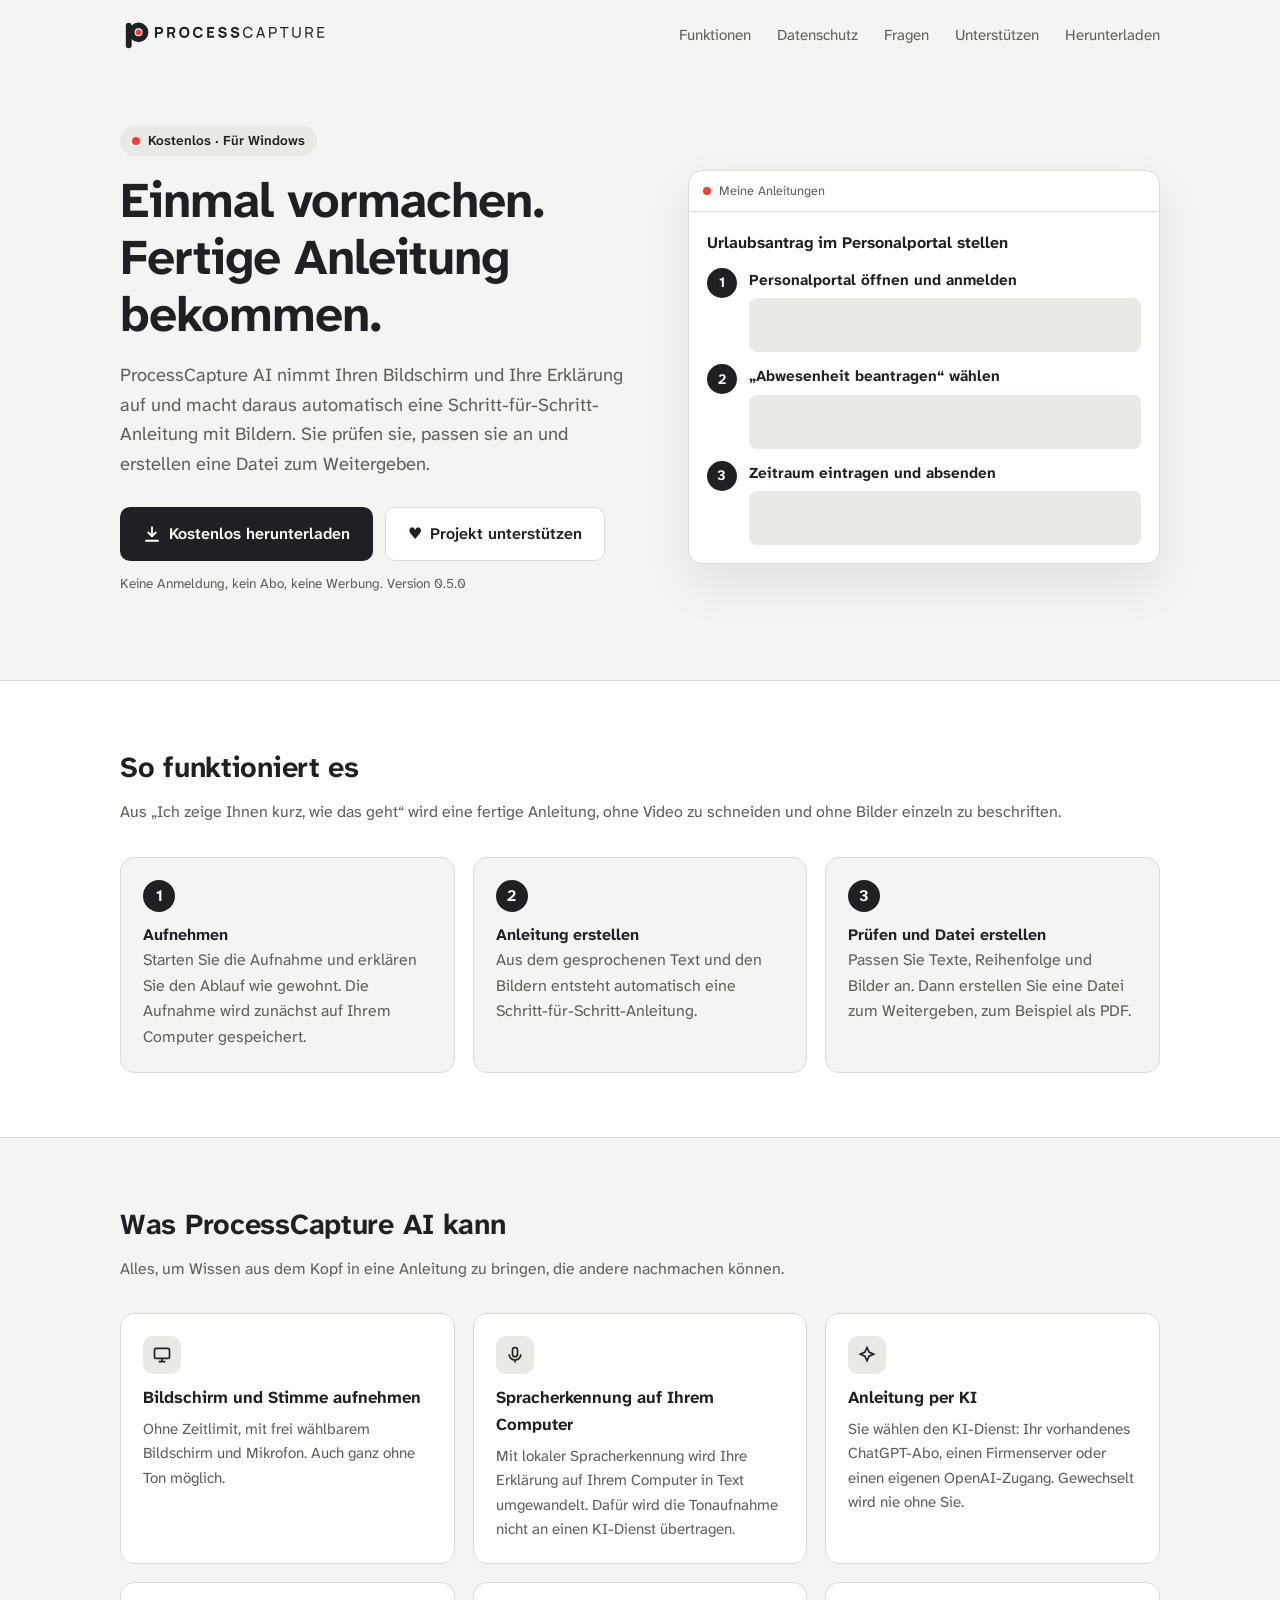
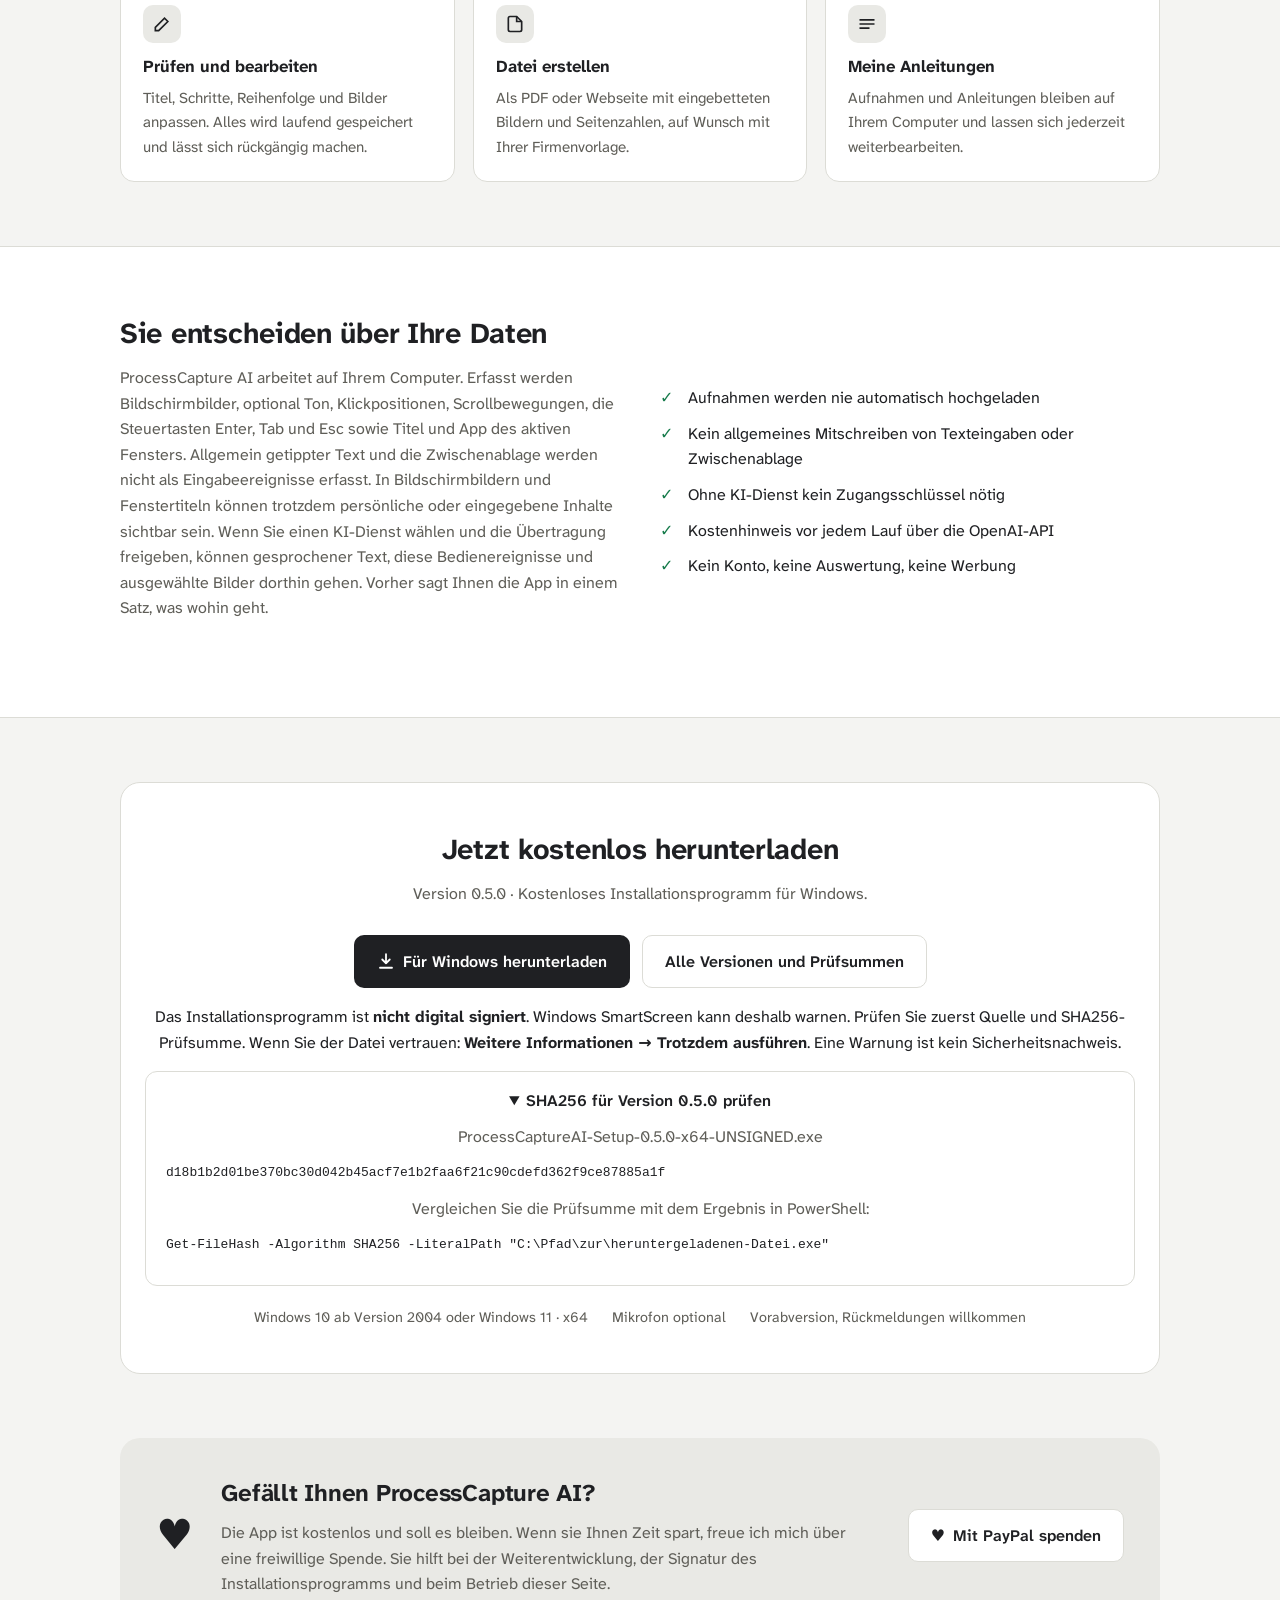
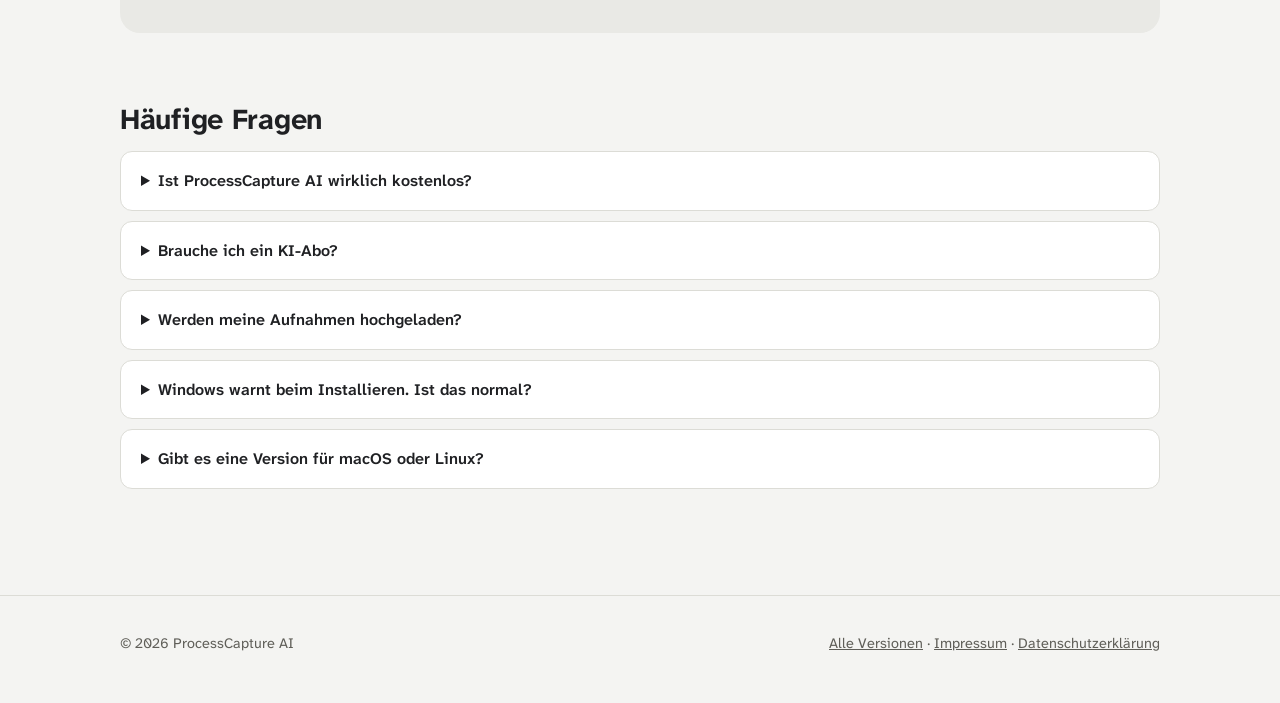
<file: index.html>
<!doctype html>
<html lang="de">
<head>
  <meta charset="utf-8">
  <meta name="viewport" content="width=device-width, initial-scale=1">
  <title>ProcessCapture AI</title>
  <meta name="description" content="ProcessCapture AI nimmt Bildschirm und Stimme auf und erstellt daraus automatisch eine Schritt-für-Schritt-Anleitung. Kostenlos für Windows.">
  <link rel="icon" href="favicon.svg" type="image/svg+xml">
  <link rel="stylesheet" href="fonts.css">
  <style>
    /* Farben nach docs/ux/DESIGN_REGELN.md: Graphit trägt Text und Hauptknopf, Signalrot nur für die Marke. */
    :root {
      --bg: #f4f4f2;
      --surface: #ffffff;
      --chip: #e9e9e5;
      --text: #1f2023;
      --muted: #5f5e58;
      --line: #dcdcd6;
      --primary: #1f2023;
      --primary-hover: #0b0c0d;
      --on-primary: #ffffff;
      --brand: #ff3b30;
      --ok: #157a4a;
      --radius: 14px;
      --max: 1080px;
    }
    @media (prefers-color-scheme: dark) {
      :root:not([data-theme="light"]) {
        --bg: #0e1013;
        --surface: #171a1f;
        --chip: #20242b;
        --text: #eef0f3;
        --muted: #a2a9b4;
        --line: #2a2f37;
        --primary: #eef0f3;
        --primary-hover: #ffffff;
        --on-primary: #0e1013;
        --ok: #6fd39d;
        color-scheme: dark;
      }
    }
    :root[data-theme="dark"] {
      --bg: #0e1013;
      --surface: #171a1f;
      --chip: #20242b;
      --text: #eef0f3;
      --muted: #a2a9b4;
      --line: #2a2f37;
      --primary: #eef0f3;
      --primary-hover: #ffffff;
      --on-primary: #0e1013;
      --ok: #6fd39d;
      color-scheme: dark;
    }
    * { box-sizing: border-box; }
    html { scroll-behavior: smooth; }
    body {
      margin: 0;
      font-family: "Atkinson Hyperlegible Next", "Segoe UI", system-ui, sans-serif;
      background: var(--bg);
      color: var(--text);
      line-height: 1.6;
    }
    a { color: var(--text); }
    :focus-visible { outline: 3px solid var(--brand); outline-offset: 2px; border-radius: 6px; }
    .wrap { max-width: var(--max); margin: 0 auto; padding-left: max(20px, env(safe-area-inset-left, 0px)); padding-right: max(20px, env(safe-area-inset-right, 0px)); }

    /* Logo: Graphit auf Hell, Weiß auf Dunkel */
    .logo { display: block; height: 34px; width: auto; }
    .logo-dark { display: none; }
    @media (prefers-color-scheme: dark) {
      :root:not([data-theme="light"]) .logo-light { display: none; }
      :root:not([data-theme="light"]) .logo-dark { display: block; }
    }
    :root[data-theme="dark"] .logo-light { display: none; }
    :root[data-theme="dark"] .logo-dark { display: block; }

    .skip { position:absolute; left:20px; top:-80px; z-index:5; padding:12px; background:var(--surface); }
    .skip:focus { top:12px; }
    a, code { overflow-wrap:anywhere; }
    pre { white-space:pre-wrap; overflow-wrap:anywhere; text-align:left; }
    header.top { display: flex; align-items: center; justify-content: space-between; padding-block: 18px; }
    nav a { margin-left: 22px; color: var(--muted); text-decoration: none; font-size: .95rem; }
    nav a:hover { color: var(--text); }

    .hero { padding-block: 56px 72px; display: grid; grid-template-columns: 1.1fr 1fr; gap: 48px; align-items: center; }
    .badge { display: inline-flex; align-items: center; gap: 8px; background: var(--chip); color: var(--text); font-weight: 600; font-size: .85rem; padding: 4px 12px; border-radius: 999px; }
    .dot { width: 8px; height: 8px; border-radius: 50%; background: var(--brand); }
    h1 { font-size: clamp(2rem, 4.5vw, 3.1rem); line-height: 1.15; margin: 16px 0; letter-spacing: -.02em; font-weight: 700; text-wrap: balance; }
    .lead { font-size: 1.15rem; color: var(--muted); max-width: 34em; }
    .cta { display: flex; flex-wrap: wrap; gap: 12px; margin-top: 28px; }
    .btn {
      display: inline-flex; align-items: center; gap: 8px;
      padding: 13px 22px; border-radius: 10px; font-weight: 600; font-size: 1rem;
      text-decoration: none; border: 1px solid transparent; cursor: pointer;
    }
    .btn-primary { background: var(--primary); color: var(--on-primary); }
    .btn-primary:hover { background: var(--primary-hover); }
    .btn-ghost { border-color: var(--line); color: var(--text); background: var(--surface); }
    .btn-ghost:hover { border-color: var(--text); }
    .heart { color: var(--text); }
    .fine { font-size: .85rem; color: var(--muted); margin-top: 12px; }

    .mock { background: var(--surface); border: 1px solid var(--line); border-radius: var(--radius); box-shadow: 0 20px 50px rgba(0,0,0,.08); overflow: hidden; min-width: 0; }
    .mock-bar { display: flex; align-items: center; gap: 8px; padding: 10px 14px; border-bottom: 1px solid var(--line); font-size: .8rem; color: var(--muted); }
    .mock-body { padding: 18px; display: grid; gap: 12px; }
    .step { display: grid; grid-template-columns: 30px 1fr; gap: 12px; align-items: start; }
    .num { width: 30px; height: 30px; border-radius: 50%; background: var(--primary); color: var(--on-primary); display: grid; place-items: center; font-weight: 700; font-size: .9rem; }
    .shot { height: 54px; border-radius: 8px; background: var(--chip); margin-top: 6px; }
    .step b { display: block; font-size: .95rem; }

    section { padding-block: 64px; }
    section h2 { font-size: 1.8rem; margin: 0 0 8px; letter-spacing: -.01em; font-weight: 700; text-wrap: balance; }
    .sub { color: var(--muted); margin: 0 0 32px; }
    .grid { display: grid; grid-template-columns: repeat(3, 1fr); gap: 18px; }
    .card { background: var(--surface); border: 1px solid var(--line); border-radius: var(--radius); padding: 22px; }
    .card h3 { margin: 10px 0 6px; font-size: 1.05rem; }
    .card p { margin: 0; color: var(--muted); font-size: .95rem; }
    .icon { width: 38px; height: 38px; border-radius: 10px; background: var(--chip); color: var(--text); display: grid; place-items: center; }

    .how { counter-reset: s; display: grid; grid-template-columns: repeat(3, 1fr); gap: 18px; padding: 0; margin: 0; }
    .how li { list-style: none; background: var(--bg); border: 1px solid var(--line); border-radius: var(--radius); padding: 22px; }
    .how li::before { counter-increment: s; content: counter(s); display: grid; place-items: center; width: 32px; height: 32px; border-radius: 50%; background: var(--primary); color: var(--on-primary); font-weight: 700; margin-bottom: 10px; }

    .band { background: var(--surface); border-top: 1px solid var(--line); border-bottom: 1px solid var(--line); }
    .split { display: grid; grid-template-columns: 1fr 1fr; gap: 40px; align-items: center; }
    .checks { list-style: none; padding: 0; margin: 0; display: grid; gap: 10px; }
    .checks li { padding-left: 28px; position: relative; }
    .checks li::before { content: "✓"; position: absolute; left: 0; color: var(--ok); font-weight: 700; }

    .download-box { text-align: center; background: var(--surface); border: 1px solid var(--line); border-radius: 20px; padding: 44px 24px; }
    .download-box .cta { justify-content: center; }
    .req { display: flex; flex-wrap: wrap; justify-content: center; gap: 8px 24px; color: var(--muted); font-size: .9rem; margin-top: 20px; }

    .donate { display: grid; grid-template-columns: auto 1fr auto; gap: 28px; align-items: center; background: var(--chip); border-radius: 20px; padding: 36px; }
    .donate .big-heart { font-size: 2.6rem; color: var(--text); line-height: 1; }
    .donate h2 { font-size: 1.5rem; }
    .donate p { margin: 0; color: var(--muted); }

    details { background: var(--surface); border: 1px solid var(--line); border-radius: 12px; padding: 16px 20px; margin-bottom: 10px; }
    summary { font-weight: 600; cursor: pointer; }
    details p { color: var(--muted); margin: 10px 0 0; }

    footer { padding-block: 36px 48px; color: var(--muted); font-size: .9rem; border-top: 1px solid var(--line); margin-top: 32px; }
    footer .wrap { display: flex; flex-wrap: wrap; justify-content: space-between; gap: 12px; }
    footer a { color: var(--muted); }

    @media (max-width: 820px) {
      nav { display: none; }
      .hero, .split { grid-template-columns: 1fr; }
      .grid, .how { grid-template-columns: 1fr; }
      .donate { grid-template-columns: 1fr; text-align: center; }
      .hero { padding-top: 24px; }
      .logo { height: 28px; }
    }
    @media (prefers-reduced-motion: reduce) { html { scroll-behavior: auto; } }
  </style>
</head>
<body>
  <a class="skip" href="#inhalt">Zum Inhalt</a>
  <main id="inhalt">
  <div class="wrap">
    <header class="top">
      <a href="#" aria-label="ProcessCapture AI – zum Seitenanfang">
        <img class="logo logo-light" src="logo.svg" alt="ProcessCapture AI" width="208" height="34">
        <img class="logo logo-dark" src="logo-weiss.svg" alt="ProcessCapture AI" width="208" height="34">
      </a>
      <nav aria-label="Seitennavigation">
        <a href="#funktionen">Funktionen</a>
        <a href="#datenschutz">Datenschutz</a>
        <a href="#faq">Fragen</a>
        <a href="#spenden">Unterstützen</a>
        <a href="#download">Herunterladen</a>
      </nav>
    </header>

    <div class="hero">
      <div>
        <span class="badge"><span class="dot" aria-hidden="true"></span>Kostenlos · Für Windows</span>
        <h1>Einmal vormachen. Fertige Anleitung bekommen.</h1>
        <p class="lead">ProcessCapture AI nimmt Ihren Bildschirm und Ihre Erklärung auf und macht daraus automatisch eine Schritt-für-Schritt-Anleitung mit Bildern. Sie prüfen sie, passen sie an und erstellen eine Datei zum Weitergeben.</p>
        <div class="cta">
          <a class="btn btn-primary js-download" href="https://github.com/jimechizu/processcapture-ai-download/releases/download/v0.5.0/ProcessCaptureAI-Setup-0.5.0-x64-UNSIGNED.exe">
            <svg width="18" height="18" viewBox="0 0 24 24" fill="none" stroke="currentColor" stroke-width="2.4" stroke-linecap="round" stroke-linejoin="round" aria-hidden="true"><path d="M12 3v12m0 0l-5-5m5 5l5-5M4 21h16"/></svg>
            Kostenlos herunterladen
          </a>
          <a class="btn btn-ghost" href="#spenden"><span class="heart" aria-hidden="true">♥</span> Projekt unterstützen</a>
        </div>
        <p class="fine">Keine Anmeldung, kein Abo, keine Werbung. <span>Version 0.5.0</span></p>
      </div>

      <div class="mock" aria-hidden="true">
        <div class="mock-bar"><span class="dot"></span>Meine Anleitungen</div>
        <div class="mock-body">
          <strong>Urlaubsantrag im Personalportal stellen</strong>
          <div class="step"><div class="num">1</div><div><b>Personalportal öffnen und anmelden</b><div class="shot"></div></div></div>
          <div class="step"><div class="num">2</div><div><b>„Abwesenheit beantragen“ wählen</b><div class="shot"></div></div></div>
          <div class="step"><div class="num">3</div><div><b>Zeitraum eintragen und absenden</b><div class="shot"></div></div></div>
        </div>
      </div>
    </div>
  </div>

  <section class="band" id="so-gehts">
    <div class="wrap">
      <h2>So funktioniert es</h2>
      <p class="sub">Aus „Ich zeige Ihnen kurz, wie das geht“ wird eine fertige Anleitung, ohne Video zu schneiden und ohne Bilder einzeln zu beschriften.</p>
      <ol class="how">
        <li><strong>Aufnehmen</strong><br><span class="sub">Starten Sie die Aufnahme und erklären Sie den Ablauf wie gewohnt. Die Aufnahme wird zunächst auf Ihrem Computer gespeichert.</span></li>
        <li><strong>Anleitung erstellen</strong><br><span class="sub">Aus dem gesprochenen Text und den Bildern entsteht automatisch eine Schritt-für-Schritt-Anleitung.</span></li>
        <li><strong>Prüfen und Datei erstellen</strong><br><span class="sub">Passen Sie Texte, Reihenfolge und Bilder an. Dann erstellen Sie eine Datei zum Weitergeben, zum Beispiel als PDF.</span></li>
      </ol>
    </div>
  </section>

  <section id="funktionen">
    <div class="wrap">
      <h2>Was ProcessCapture AI kann</h2>
      <p class="sub">Alles, um Wissen aus dem Kopf in eine Anleitung zu bringen, die andere nachmachen können.</p>
      <div class="grid">
        <div class="card">
          <div class="icon"><svg width="20" height="20" viewBox="0 0 24 24" fill="none" stroke="currentColor" stroke-width="2" aria-hidden="true"><rect x="3" y="4" width="18" height="12" rx="2"/><path d="M8 20h8M12 16v4"/></svg></div>
          <h3>Bildschirm und Stimme aufnehmen</h3>
          <p>Ohne Zeitlimit, mit frei wählbarem Bildschirm und Mikrofon. Auch ganz ohne Ton möglich.</p>
        </div>
        <div class="card">
          <div class="icon"><svg width="20" height="20" viewBox="0 0 24 24" fill="none" stroke="currentColor" stroke-width="2" aria-hidden="true"><rect x="9" y="3" width="6" height="11" rx="3"/><path d="M5 11a7 7 0 0014 0M12 18v3"/></svg></div>
          <h3>Spracherkennung auf Ihrem Computer</h3>
          <p>Mit lokaler Spracherkennung wird Ihre Erklärung auf Ihrem Computer in Text umgewandelt. Dafür wird die Tonaufnahme nicht an einen KI-Dienst übertragen.</p>
        </div>
        <div class="card">
          <div class="icon"><svg width="20" height="20" viewBox="0 0 24 24" fill="none" stroke="currentColor" stroke-width="2" aria-hidden="true"><path d="M12 3l2.5 5.5L20 11l-5.5 2.5L12 19l-2.5-5.5L4 11l5.5-2.5z"/></svg></div>
          <h3>Anleitung per KI</h3>
          <p>Sie wählen den KI-Dienst: Ihr vorhandenes ChatGPT-Abo, einen Firmenserver oder einen eigenen OpenAI-Zugang. Gewechselt wird nie ohne Sie.</p>
        </div>
        <div class="card">
          <div class="icon"><svg width="20" height="20" viewBox="0 0 24 24" fill="none" stroke="currentColor" stroke-width="2" aria-hidden="true"><path d="M4 20h4L19 9l-4-4L4 16z"/></svg></div>
          <h3>Prüfen und bearbeiten</h3>
          <p>Titel, Schritte, Reihenfolge und Bilder anpassen. Alles wird laufend gespeichert und lässt sich rückgängig machen.</p>
        </div>
        <div class="card">
          <div class="icon"><svg width="20" height="20" viewBox="0 0 24 24" fill="none" stroke="currentColor" stroke-width="2" aria-hidden="true"><path d="M14 3H6a2 2 0 00-2 2v14a2 2 0 002 2h12a2 2 0 002-2V9z"/><path d="M14 3v6h6"/></svg></div>
          <h3>Datei erstellen</h3>
          <p>Als PDF oder Webseite mit eingebetteten Bildern und Seitenzahlen, auf Wunsch mit Ihrer Firmenvorlage.</p>
        </div>
        <div class="card">
          <div class="icon"><svg width="20" height="20" viewBox="0 0 24 24" fill="none" stroke="currentColor" stroke-width="2" aria-hidden="true"><path d="M3 7h18M3 12h18M3 17h12"/></svg></div>
          <h3>Meine Anleitungen</h3>
          <p>Aufnahmen und Anleitungen bleiben auf Ihrem Computer und lassen sich jederzeit weiterbearbeiten.</p>
        </div>
      </div>
    </div>
  </section>

  <section class="band" id="datenschutz">
    <div class="wrap split">
      <div>
        <h2>Sie entscheiden über Ihre Daten</h2>
        <p class="sub">ProcessCapture AI arbeitet auf Ihrem Computer. Erfasst werden Bildschirmbilder, optional Ton, Klickpositionen, Scrollbewegungen, die Steuertasten Enter, Tab und Esc sowie Titel und App des aktiven Fensters. Allgemein getippter Text und die Zwischenablage werden nicht als Eingabeereignisse erfasst. In Bildschirmbildern und Fenstertiteln können trotzdem persönliche oder eingegebene Inhalte sichtbar sein. Wenn Sie einen KI-Dienst wählen und die Übertragung freigeben, können gesprochener Text, diese Bedienereignisse und ausgewählte Bilder dorthin gehen. Vorher sagt Ihnen die App in einem Satz, was wohin geht.</p>
      </div>
      <ul class="checks">
        <li>Aufnahmen werden nie automatisch hochgeladen</li>
        <li>Kein allgemeines Mitschreiben von Texteingaben oder Zwischenablage</li>
        <li>Ohne KI-Dienst kein Zugangsschlüssel nötig</li>
        <li>Kostenhinweis vor jedem Lauf über die OpenAI-API</li>
        <li>Kein Konto, keine Auswertung, keine Werbung</li>
      </ul>
    </div>
  </section>

  <section id="download">
    <div class="wrap">
      <div class="download-box">
        <h2>Jetzt kostenlos herunterladen</h2>
        <p class="sub" style="margin-bottom:24px">Version 0.5.0 · Kostenloses Installationsprogramm für Windows.</p>
        <div class="cta">
          <a class="btn btn-primary js-download" href="https://github.com/jimechizu/processcapture-ai-download/releases/download/v0.5.0/ProcessCaptureAI-Setup-0.5.0-x64-UNSIGNED.exe">
            <svg width="18" height="18" viewBox="0 0 24 24" fill="none" stroke="currentColor" stroke-width="2.4" stroke-linecap="round" stroke-linejoin="round" aria-hidden="true"><path d="M12 3v12m0 0l-5-5m5 5l5-5M4 21h16"/></svg>
            Für Windows herunterladen
          </a>
          <a class="btn btn-ghost js-releases" href="https://github.com/jimechizu/processcapture-ai-download/releases/latest">Alle Versionen und Prüfsummen</a>
        </div>
        <p>Das Installationsprogramm ist <strong>nicht digital signiert</strong>. Windows SmartScreen kann deshalb warnen. Prüfen Sie zuerst Quelle und SHA256-Prüfsumme. Wenn Sie der Datei vertrauen: <strong>Weitere Informationen → Trotzdem ausführen</strong>. Eine Warnung ist kein Sicherheitsnachweis.</p>
        <details open><summary>SHA256 für Version 0.5.0 prüfen</summary>
          <div id="release-checksum"><p>ProcessCaptureAI-Setup-0.5.0-x64-UNSIGNED.exe</p><pre><code>d18b1b2d01be370bc30d042b45acf7e1b2faa6f21c90cdefd362f9ce87885a1f</code></pre></div>
          <p>Vergleichen Sie die Prüfsumme mit dem Ergebnis in PowerShell:</p><pre><code>Get-FileHash -Algorithm SHA256 -LiteralPath &quot;C:\Pfad\zur\heruntergeladenen-Datei.exe&quot;</code></pre>
        </details>
        <div class="req">
          <span>Windows 10 ab Version 2004 oder Windows 11 · x64</span>
          <span>Mikrofon optional</span>
          <span>Vorabversion, Rückmeldungen willkommen</span>
        </div>
      </div>
    </div>
  </section>

  <section id="spenden" style="padding-top:0">
    <div class="wrap">
      <div class="donate">
        <div class="big-heart" aria-hidden="true">♥</div>
        <div>
          <h2>Gefällt Ihnen ProcessCapture AI?</h2>
          <p>Die App ist kostenlos und soll es bleiben. Wenn sie Ihnen Zeit spart, freue ich mich über eine freiwillige Spende. Sie hilft bei der Weiterentwicklung, der Signatur des Installationsprogramms und beim Betrieb dieser Seite.</p>
        </div>
        <a class="btn btn-ghost js-donate" href="https://www.paypal.me/jimechizu" target="_blank" rel="noopener noreferrer"><span class="heart" aria-hidden="true">♥</span> Mit PayPal spenden</a>
      </div>
    </div>
  </section>

  <section id="faq" style="padding-top:0">
    <div class="wrap">
      <h2>Häufige Fragen</h2>
      
      <details>
        <summary>Ist ProcessCapture AI wirklich kostenlos?</summary>
        <p>Ja. Herunterladen und Nutzen sind kostenlos, ohne Testzeitraum und ohne Einschränkungen. Spenden sind freiwillig und schalten nichts frei.</p>
      </details>
      <details>
        <summary>Brauche ich ein KI-Abo?</summary>
        <p>Aufnehmen, Spracherkennung, Bearbeiten und Datei erstellen funktionieren ohne. Für die automatische Anleitung wählen Sie einen KI-Dienst, zum Beispiel Ihr vorhandenes ChatGPT-Abo oder einen eigenen OpenAI-Zugang. Kosten entstehen nur bei diesem Anbieter.</p>
      </details>
      <details>
        <summary>Werden meine Aufnahmen hochgeladen?</summary>
        <p>Nein, nicht automatisch. Alles bleibt in Ihrem Benutzerordner. Wenn Sie einen KI-Dienst auswählen und die Übertragung freigeben, können gesprochener Text, Bedienereignisse (Klickpositionen, Scrollbewegungen, Enter, Tab und Esc sowie aktiver Fenstertitel und App) und ausgewählte Bilder an diesen Anbieter gehen. Prüfen Sie Bilder und Fenstertitel vorher auf vertrauliche Inhalte.</p>
      </details>
      <details>
        <summary>Windows warnt beim Installieren. Ist das normal?</summary>
        <p>Solange das Installationsprogramm nicht signiert ist, kann Windows eine Warnung anzeigen. Über „Weitere Informationen“ und dann „Trotzdem ausführen“ geht es weiter. Die Prüfsumme jeder Version finden Sie auf der Seite mit allen Versionen.</p>
      </details>
      <details>
        <summary>Gibt es eine Version für macOS oder Linux?</summary>
        <p>Im Moment nur für Windows.</p>
      </details>
    </div>
  </section>

  </main>
  <footer>
    <div class="wrap">
      <span>© 2026 ProcessCapture AI</span>
      <span>
        <a class="js-releases" href="https://github.com/jimechizu/processcapture-ai-download/releases/latest">Alle Versionen</a> ·
        <a class="js-imprint" href="impressum.html">Impressum</a> ·
        <a class="js-privacy" href="datenschutz.html">Datenschutzerklärung</a>
      </span>
    </div>
  </footer>

</body>
</html>
</file>
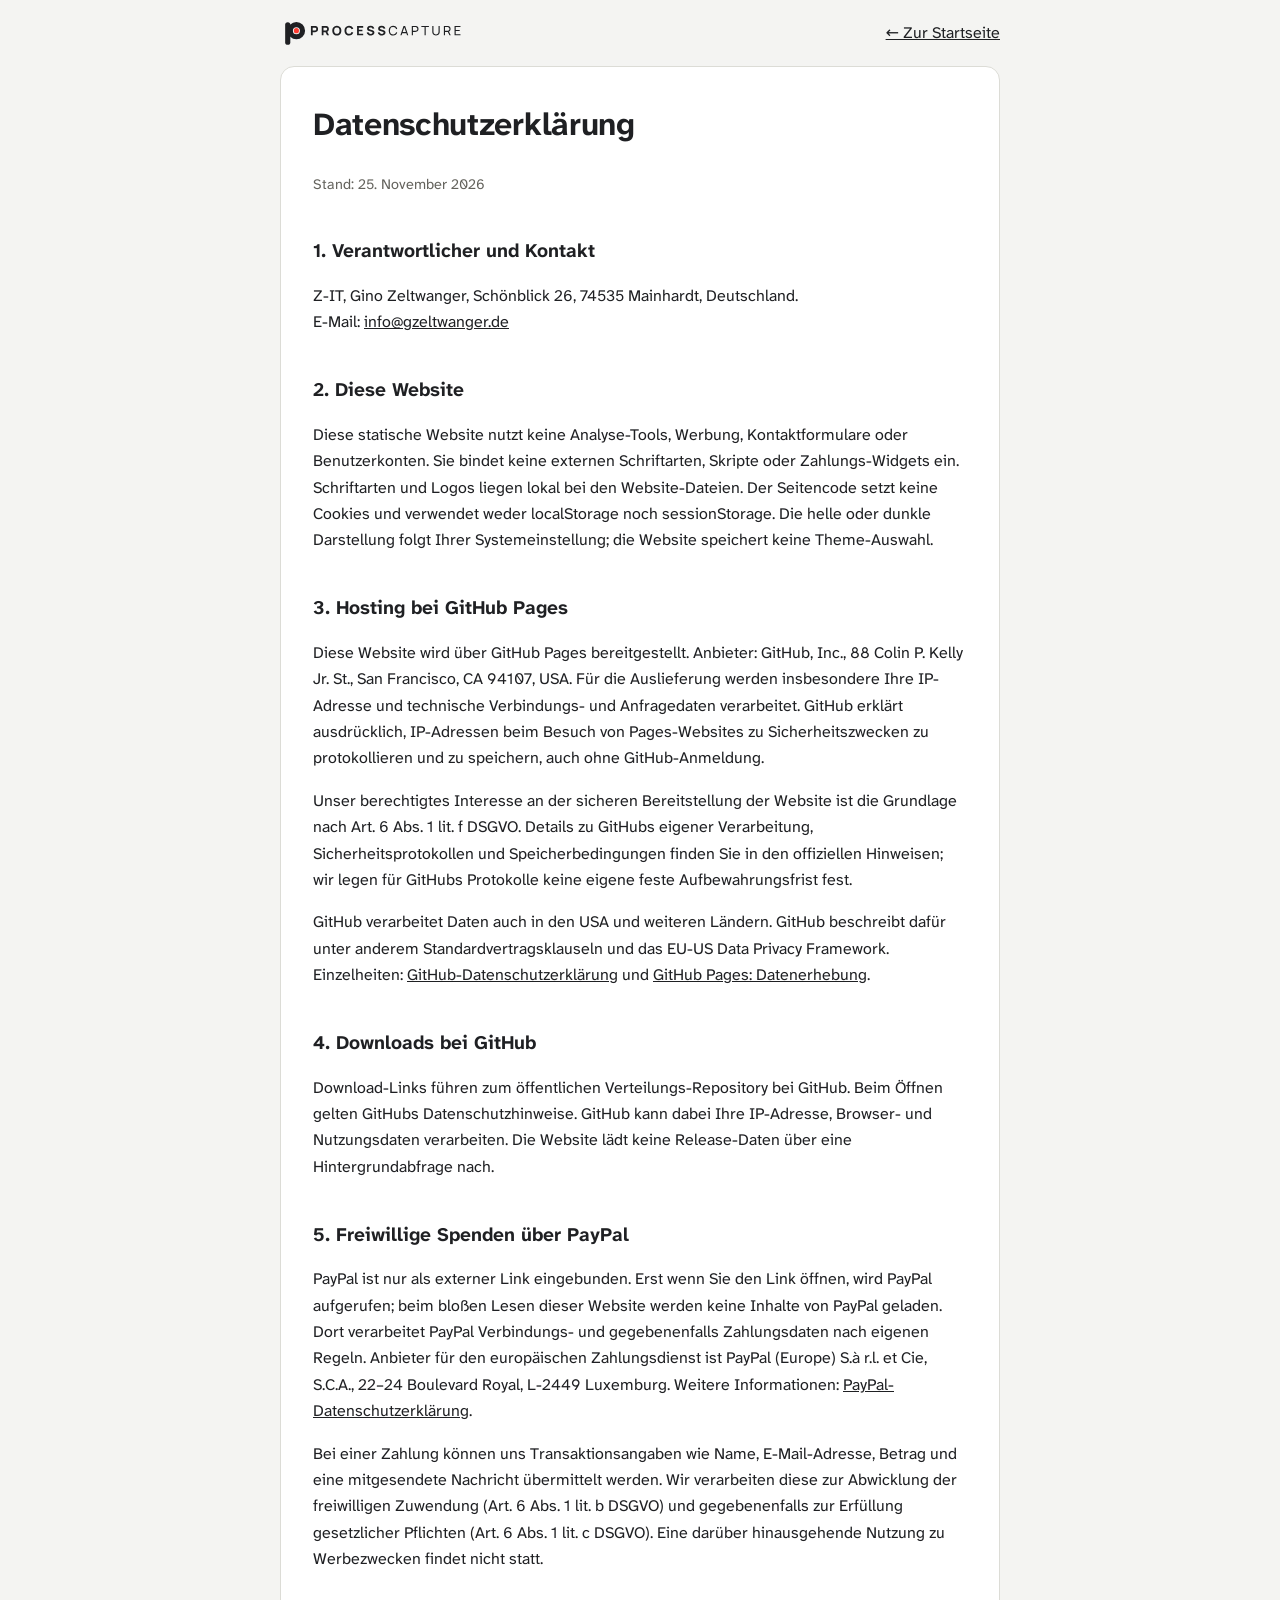
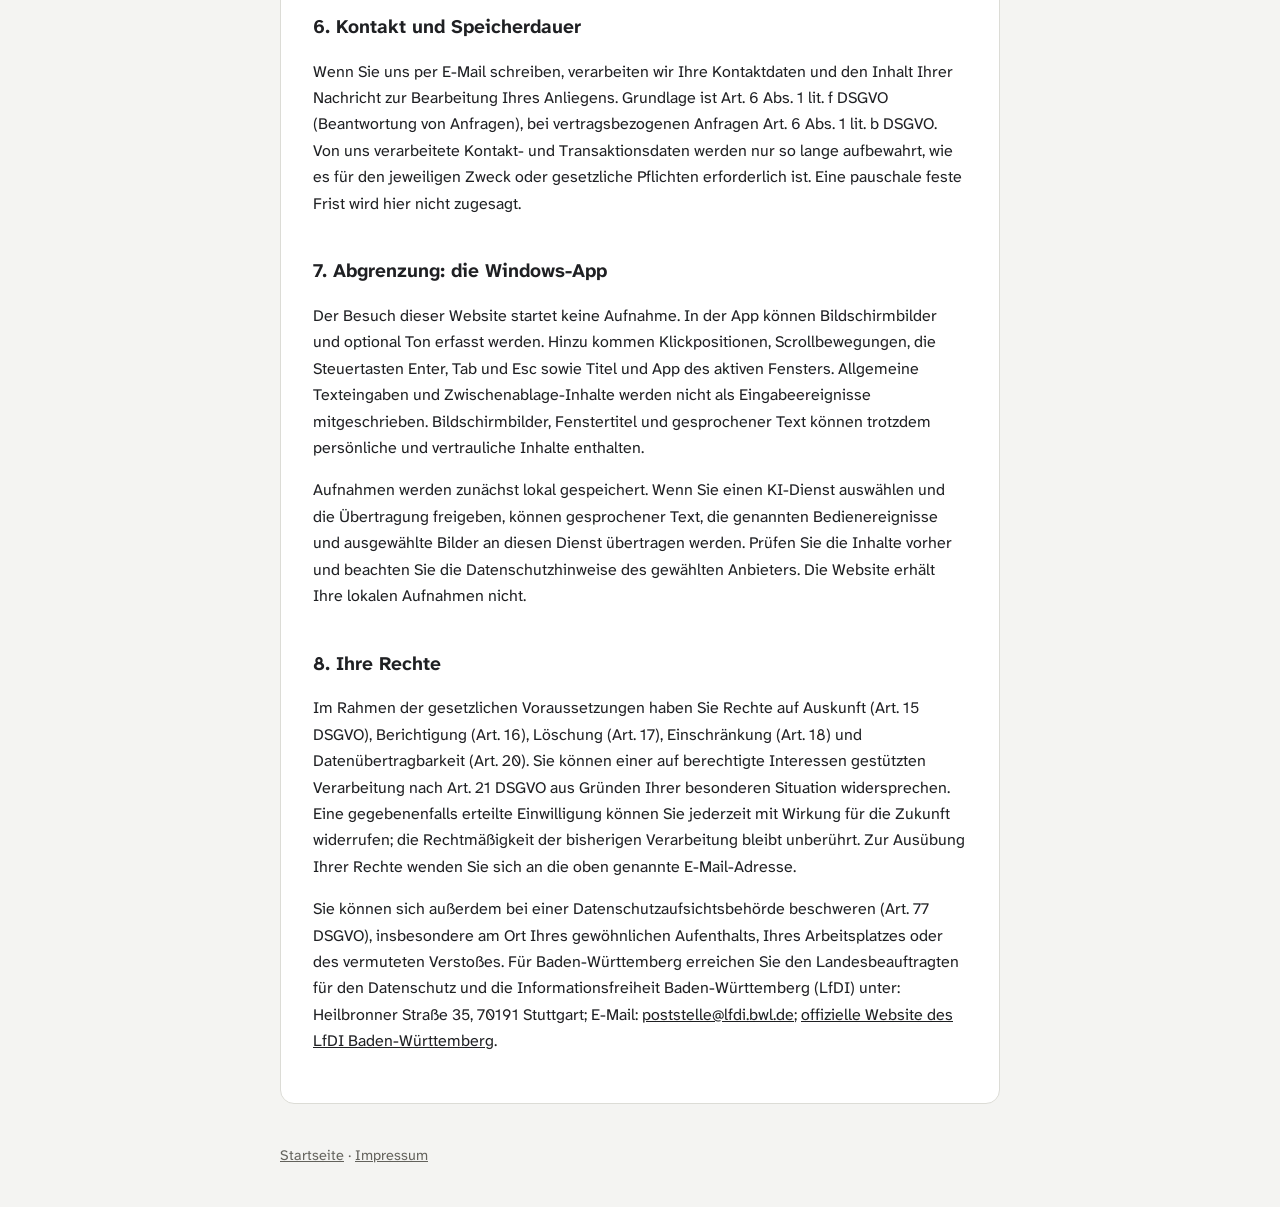
<file: datenschutz.html>
<!doctype html>
<html lang="de">
<head>
  <meta charset="utf-8">
  <meta name="viewport" content="width=device-width, initial-scale=1">
  <title>Datenschutzerklärung – ProcessCapture AI</title>
  <meta name="robots" content="noindex">
  <link rel="icon" href="favicon.svg" type="image/svg+xml">
  <link rel="stylesheet" href="fonts.css">
  <link rel="stylesheet" href="legal.css">
</head>
<body>
  <div class="wrap">
    <header>
      <a class="brand" href="index.html"><img class="logo logo-light" src="logo.svg" alt="ProcessCapture AI" width="184" height="30"><img class="logo logo-dark" src="logo-weiss.svg" alt="ProcessCapture AI" width="184" height="30"></a>
      <a href="index.html">← Zur Startseite</a>
    </header>

    <main>
<h1>Datenschutzerklärung</h1>
<p class="muted">Stand: 25. November 2026</p>
<h2>1. Verantwortlicher und Kontakt</h2>
<p>Z-IT, Gino Zeltwanger, Schönblick 26, 74535 Mainhardt, Deutschland.<br>E-Mail: <a href="mailto:info@gzeltwanger.de">info@gzeltwanger.de</a></p>
<h2>2. Diese Website</h2>
<p>Diese statische Website nutzt keine Analyse-Tools, Werbung, Kontaktformulare oder Benutzerkonten. Sie bindet keine externen Schriftarten, Skripte oder Zahlungs-Widgets ein. Schriftarten und Logos liegen lokal bei den Website-Dateien. Der Seitencode setzt keine Cookies und verwendet weder localStorage noch sessionStorage. Die helle oder dunkle Darstellung folgt Ihrer Systemeinstellung; die Website speichert keine Theme-Auswahl.</p>
<h2>3. Hosting bei GitHub Pages</h2>
<p>Diese Website wird über GitHub Pages bereitgestellt. Anbieter: GitHub, Inc., 88 Colin P. Kelly Jr. St., San Francisco, CA 94107, USA. Für die Auslieferung werden insbesondere Ihre IP-Adresse und technische Verbindungs- und Anfragedaten verarbeitet. GitHub erklärt ausdrücklich, IP-Adressen beim Besuch von Pages-Websites zu Sicherheitszwecken zu protokollieren und zu speichern, auch ohne GitHub-Anmeldung.</p>
<p>Unser berechtigtes Interesse an der sicheren Bereitstellung der Website ist die Grundlage nach Art. 6 Abs. 1 lit. f DSGVO. Details zu GitHubs eigener Verarbeitung, Sicherheitsprotokollen und Speicherbedingungen finden Sie in den offiziellen Hinweisen; wir legen für GitHubs Protokolle keine eigene feste Aufbewahrungsfrist fest.</p>
<p>GitHub verarbeitet Daten auch in den USA und weiteren Ländern. GitHub beschreibt dafür unter anderem Standardvertragsklauseln und das EU-US Data Privacy Framework. Einzelheiten: <a href="https://docs.github.com/en/site-policy/privacy-policies/github-general-privacy-statement">GitHub-Datenschutzerklärung</a> und <a href="https://docs.github.com/en/pages/getting-started-with-github-pages/what-is-github-pages#data-collection">GitHub Pages: Datenerhebung</a>.</p>
<h2>4. Downloads bei GitHub</h2>
<p>Download-Links führen zum öffentlichen Verteilungs-Repository bei GitHub. Beim Öffnen gelten GitHubs Datenschutzhinweise. GitHub kann dabei Ihre IP-Adresse, Browser- und Nutzungsdaten verarbeiten. Die Website lädt keine Release-Daten über eine Hintergrundabfrage nach.</p>
<h2>5. Freiwillige Spenden über PayPal</h2>
<p>PayPal ist nur als externer Link eingebunden. Erst wenn Sie den Link öffnen, wird PayPal aufgerufen; beim bloßen Lesen dieser Website werden keine Inhalte von PayPal geladen. Dort verarbeitet PayPal Verbindungs- und gegebenenfalls Zahlungsdaten nach eigenen Regeln. Anbieter für den europäischen Zahlungsdienst ist PayPal (Europe) S.à r.l. et Cie, S.C.A., 22–24 Boulevard Royal, L-2449 Luxemburg. Weitere Informationen: <a href="https://www.paypal.com/de/legalhub/paypal/privacy-full">PayPal-Datenschutzerklärung</a>.</p>
<p>Bei einer Zahlung können uns Transaktionsangaben wie Name, E-Mail-Adresse, Betrag und eine mitgesendete Nachricht übermittelt werden. Wir verarbeiten diese zur Abwicklung der freiwilligen Zuwendung (Art. 6 Abs. 1 lit. b DSGVO) und gegebenenfalls zur Erfüllung gesetzlicher Pflichten (Art. 6 Abs. 1 lit. c DSGVO). Eine darüber hinausgehende Nutzung zu Werbezwecken findet nicht statt.</p>
<h2>6. Kontakt und Speicherdauer</h2>
<p>Wenn Sie uns per E-Mail schreiben, verarbeiten wir Ihre Kontaktdaten und den Inhalt Ihrer Nachricht zur Bearbeitung Ihres Anliegens. Grundlage ist Art. 6 Abs. 1 lit. f DSGVO (Beantwortung von Anfragen), bei vertragsbezogenen Anfragen Art. 6 Abs. 1 lit. b DSGVO. Von uns verarbeitete Kontakt- und Transaktionsdaten werden nur so lange aufbewahrt, wie es für den jeweiligen Zweck oder gesetzliche Pflichten erforderlich ist. Eine pauschale feste Frist wird hier nicht zugesagt.</p>
<h2>7. Abgrenzung: die Windows-App</h2>
<p>Der Besuch dieser Website startet keine Aufnahme. In der App können Bildschirmbilder und optional Ton erfasst werden. Hinzu kommen Klickpositionen, Scrollbewegungen, die Steuertasten Enter, Tab und Esc sowie Titel und App des aktiven Fensters. Allgemeine Texteingaben und Zwischenablage-Inhalte werden nicht als Eingabeereignisse mitgeschrieben. Bildschirmbilder, Fenstertitel und gesprochener Text können trotzdem persönliche und vertrauliche Inhalte enthalten.</p>
<p>Aufnahmen werden zunächst lokal gespeichert. Wenn Sie einen KI-Dienst auswählen und die Übertragung freigeben, können gesprochener Text, die genannten Bedienereignisse und ausgewählte Bilder an diesen Dienst übertragen werden. Prüfen Sie die Inhalte vorher und beachten Sie die Datenschutzhinweise des gewählten Anbieters. Die Website erhält Ihre lokalen Aufnahmen nicht.</p>
<h2>8. Ihre Rechte</h2>
<p>Im Rahmen der gesetzlichen Voraussetzungen haben Sie Rechte auf Auskunft (Art. 15 DSGVO), Berichtigung (Art. 16), Löschung (Art. 17), Einschränkung (Art. 18) und Datenübertragbarkeit (Art. 20). Sie können einer auf berechtigte Interessen gestützten Verarbeitung nach Art. 21 DSGVO aus Gründen Ihrer besonderen Situation widersprechen. Eine gegebenenfalls erteilte Einwilligung können Sie jederzeit mit Wirkung für die Zukunft widerrufen; die Rechtmäßigkeit der bisherigen Verarbeitung bleibt unberührt. Zur Ausübung Ihrer Rechte wenden Sie sich an die oben genannte E-Mail-Adresse.</p>
<p>Sie können sich außerdem bei einer Datenschutzaufsichtsbehörde beschweren (Art. 77 DSGVO), insbesondere am Ort Ihres gewöhnlichen Aufenthalts, Ihres Arbeitsplatzes oder des vermuteten Verstoßes. Für Baden-Württemberg erreichen Sie den Landesbeauftragten für den Datenschutz und die Informationsfreiheit Baden-Württemberg (LfDI) unter: Heilbronner Straße 35, 70191 Stuttgart; E-Mail: <a href="mailto:poststelle@lfdi.bwl.de">poststelle@lfdi.bwl.de</a>; <a href="https://www.baden-wuerttemberg.datenschutz.de/">offizielle Website des LfDI Baden-Württemberg</a>.</p>
</main>

    <footer>
      <a href="index.html">Startseite</a> · <a href="impressum.html">Impressum</a>
    </footer>
  </div>
</body>
</html>
</file>
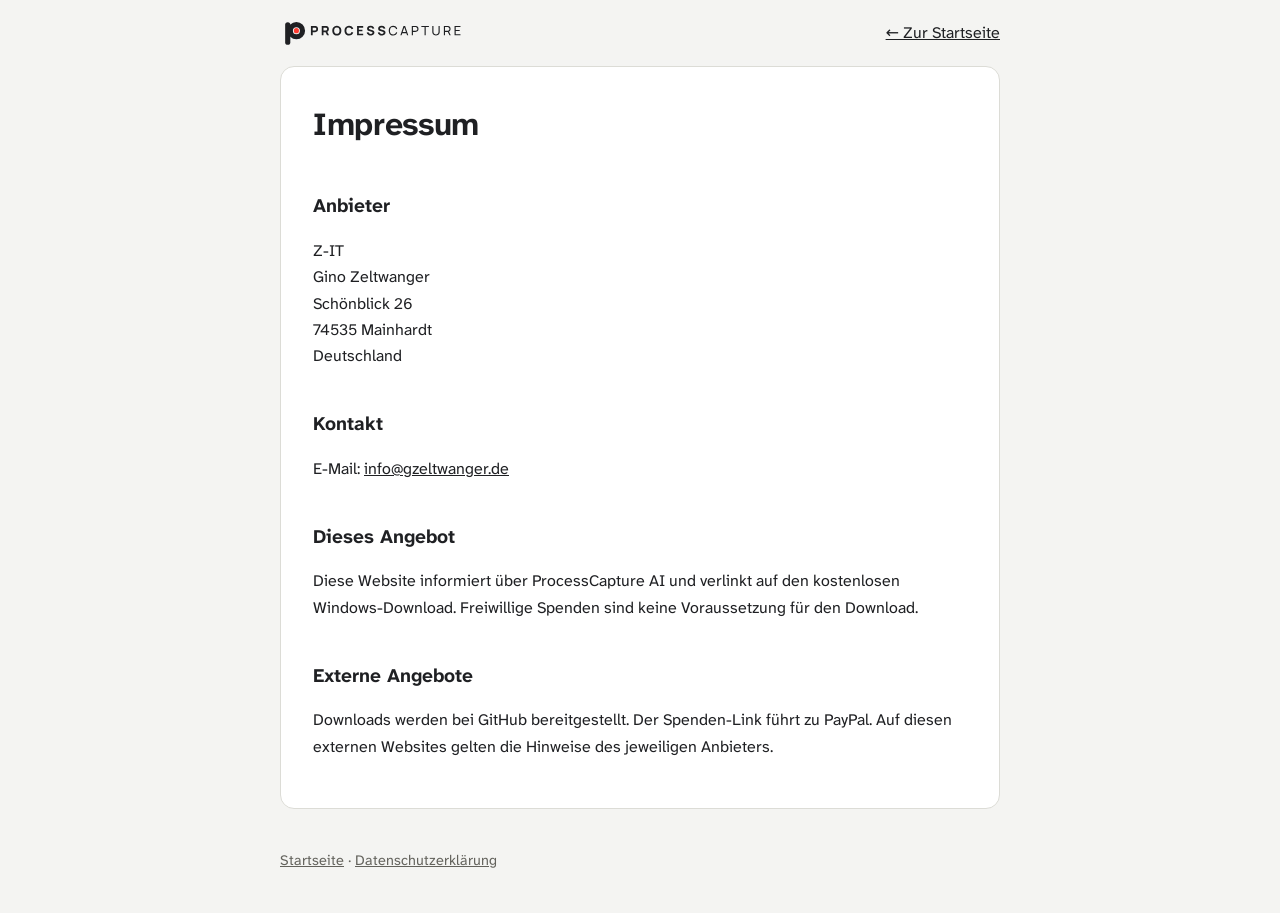
<file: impressum.html>
<!doctype html>
<html lang="de">
<head>
  <meta charset="utf-8">
  <meta name="viewport" content="width=device-width, initial-scale=1">
  <title>Impressum – ProcessCapture AI</title>
  <meta name="robots" content="noindex">
  <link rel="icon" href="favicon.svg" type="image/svg+xml">
  <link rel="stylesheet" href="fonts.css">
  <link rel="stylesheet" href="legal.css">
</head>
<body>
  <div class="wrap">
    <header>
      <a class="brand" href="index.html"><img class="logo logo-light" src="logo.svg" alt="ProcessCapture AI" width="184" height="30"><img class="logo logo-dark" src="logo-weiss.svg" alt="ProcessCapture AI" width="184" height="30"></a>
      <a href="index.html">← Zur Startseite</a>
    </header>

    <main>
<h1>Impressum</h1>
<h2>Anbieter</h2>
<p>Z-IT<br>Gino Zeltwanger<br>Schönblick 26<br>74535 Mainhardt<br>Deutschland</p>
<h2>Kontakt</h2><p>E-Mail: <a href="mailto:info@gzeltwanger.de">info@gzeltwanger.de</a></p>
<h2>Dieses Angebot</h2><p>Diese Website informiert über ProcessCapture AI und verlinkt auf den kostenlosen Windows-Download. Freiwillige Spenden sind keine Voraussetzung für den Download.</p>
<h2>Externe Angebote</h2><p>Downloads werden bei GitHub bereitgestellt. Der Spenden-Link führt zu PayPal. Auf diesen externen Websites gelten die Hinweise des jeweiligen Anbieters.</p>
</main>

    <footer>
      <a href="index.html">Startseite</a> · <a href="datenschutz.html">Datenschutzerklärung</a>
    </footer>
  </div>
</body>
</html>
</file>
<file: fonts.css>
@font-face { font-family: "Atkinson Hyperlegible Next"; font-style: normal; font-weight: 400; font-display: swap; src: url("fonts/atkinson-hyperlegible-next-latin-400-normal.woff2") format("woff2"); }
@font-face { font-family: "Atkinson Hyperlegible Next"; font-style: normal; font-weight: 500; font-display: swap; src: url("fonts/atkinson-hyperlegible-next-latin-500-normal.woff2") format("woff2"); }
@font-face { font-family: "Atkinson Hyperlegible Next"; font-style: normal; font-weight: 600; font-display: swap; src: url("fonts/atkinson-hyperlegible-next-latin-600-normal.woff2") format("woff2"); }
@font-face { font-family: "Atkinson Hyperlegible Next"; font-style: normal; font-weight: 700; font-display: swap; src: url("fonts/atkinson-hyperlegible-next-latin-700-normal.woff2") format("woff2"); }
</file>
<file: legal.css>
:root {
  --bg: #f4f4f2;
  --surface: #ffffff;
  --text: #1f2023;
  --muted: #63625c;
  --line: #dcdcd6;
  --accent: #1f2023;
  --todo-bg: #fff3c4;
  --todo-text: #5c4500;
}
@media (prefers-color-scheme: dark) {
  :root {
    --bg: #0e1013;
    --surface: #171a1f;
    --text: #eef0f3;
    --muted: #a2a9b4;
    --line: #2a2f37;
    --accent: #eef0f3;
    --todo-bg: #3d3210;
    --todo-text: #f5dc8a;
  }
}
* { box-sizing: border-box; }
body {
  margin: 0;
  font-family: "Atkinson Hyperlegible Next", "Segoe UI", system-ui, sans-serif;
  background: var(--bg);
  color: var(--text);
  line-height: 1.65;
}
a { color: var(--accent); }
.wrap { max-width: 760px; margin: 0 auto; padding: 0 20px; }
header { padding: 18px 0; display: flex; justify-content: space-between; align-items: center; }
.brand { display: flex; align-items: center; gap: 10px; font-weight: 700; color: var(--text); text-decoration: none; }
main { background: var(--surface); border: 1px solid var(--line); border-radius: 14px; padding: 32px; margin-bottom: 40px; }
h1 { margin-top: 0; font-size: clamp(1.5rem, 7vw, 2rem); letter-spacing: -.01em; hyphens: auto; overflow-wrap: break-word; }
h2 { font-size: 1.2rem; margin-top: 2em; }
p, li { color: var(--text); }
.muted { color: var(--muted); font-size: .9rem; }
footer { padding: 0 0 40px; color: var(--muted); font-size: .9rem; }
footer a { color: var(--muted); }
@media (max-width: 600px) { main { padding: 22px; } }
/* Logo: Graphit auf Hell, Weiß auf Dunkel */
.logo { display: block; height: 30px; width: auto; }
.logo-dark { display: none; }
@media (prefers-color-scheme: dark) {
  .logo-light { display: none; }
  .logo-dark { display: block; }
}

a { overflow-wrap:anywhere; }
:focus-visible { outline:3px solid var(--accent); outline-offset:3px; }
@media(max-width:600px) { header { flex-wrap:wrap; gap:16px; } .logo { max-width:100%; height:auto; } }
</file>
